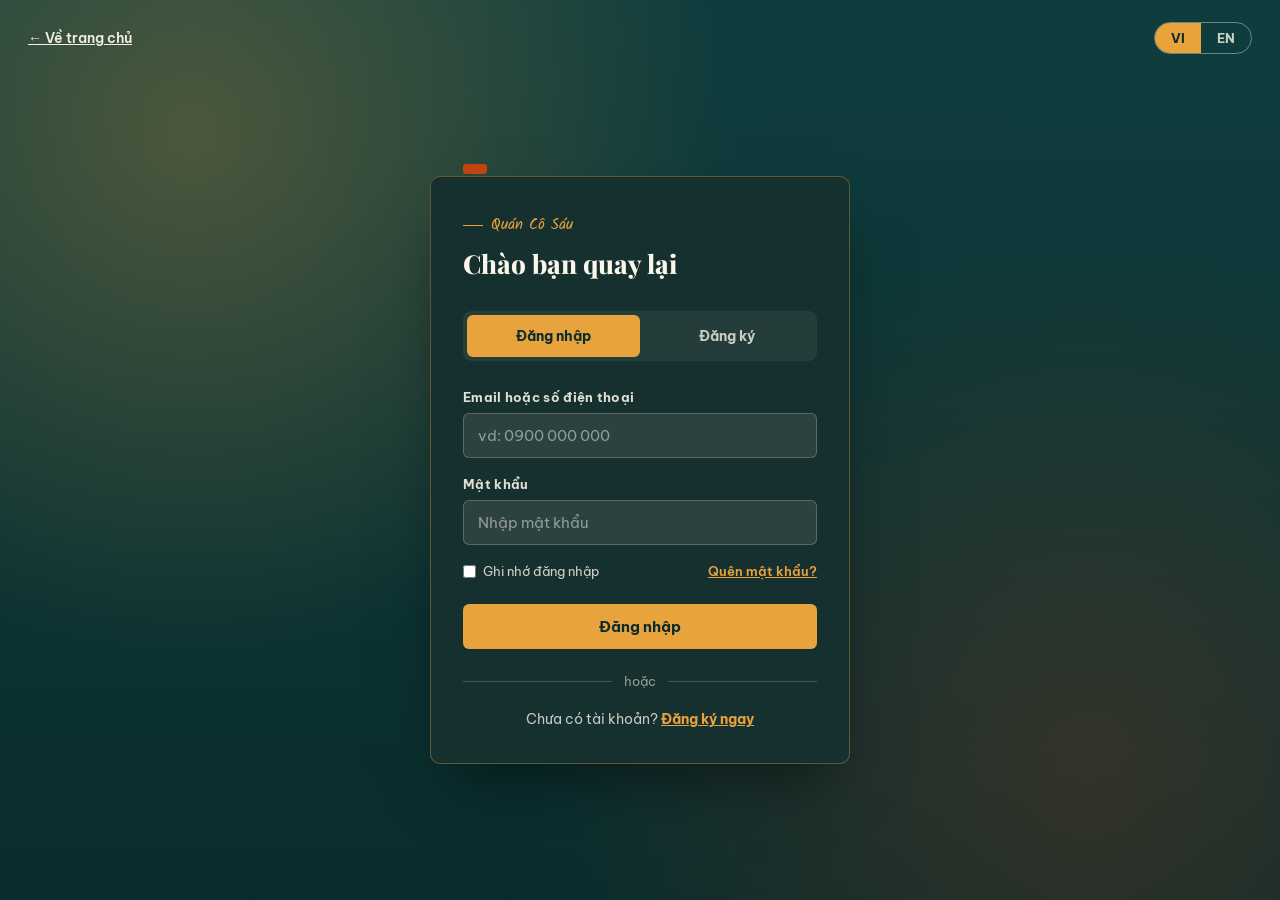
<file: dang-nhap.html>
<!DOCTYPE html>
<html lang="vi">
<head>
<meta charset="UTF-8">
<meta name="viewport" content="width=device-width, initial-scale=1.0">
<title>Đăng nhập / Đăng ký — Quán Cô Sáu</title>
<link rel="preconnect" href="https://fonts.googleapis.com">
<link href="https://fonts.googleapis.com/css2?family=Be+Vietnam+Pro:wght@400;500;600;700&family=Playfair+Display:ital,wght@0,600;0,700;0,800;1,600&family=Kalam:wght@400;700&display=swap" rel="stylesheet">
<link rel="stylesheet" href="style.css">
<style>
  /* Định nghĩa lại biến màu ngay trong trang này,
     để trang vẫn hiển thị đúng màu dù style.css lỗi hoặc chưa load kịp */
  :root{
    --night: #0F3D3E;
    --night-deep: #0A2C2D;
    --rice: #FAF6EA;
    --turmeric: #E8A33D;
    --chili: #C1440E;
    --charcoal: #241F1B;
  }
  html,body{
    background:var(--night-deep);
    margin:0;
  }

  /* ---------- Trang đăng nhập / đăng ký ---------- */
  .auth-page{
    min-height:100vh;
    display:flex;flex-direction:column;
    background:
      radial-gradient(circle at 15% 15%, rgba(232,163,61,0.28), transparent 40%),
      radial-gradient(circle at 85% 85%, rgba(193,68,14,0.22), transparent 40%),
      linear-gradient(180deg, var(--night) 0%, var(--night-deep) 100%);
  }
  .auth-top{
    display:flex;align-items:center;justify-content:space-between;
    padding:22px 28px;
  }
  .auth-back{
    display:flex;align-items:center;gap:8px;
    color:var(--rice);font-size:14px;font-weight:600;
    opacity:0.95;
  }
  .auth-back:hover{opacity:1;}
  .lang-switch{
    display:flex;border:1.5px solid rgba(250,246,234,0.4);
    border-radius:20px;overflow:hidden;
  }
  .lang-switch button{
    background:none;border:none;color:rgba(250,246,234,0.8);
    font-size:13px;font-weight:700;padding:7px 16px;cursor:pointer;
    font-family:'Be Vietnam Pro',sans-serif;transition:background .2s ease,color .2s ease;
  }
  .lang-switch button.active{background:var(--turmeric);color:var(--night-deep);}

  .auth-wrap{
    flex:1;display:flex;align-items:center;justify-content:center;
    padding:24px 20px 60px;
  }
  .auth-card{
    width:100%;max-width:420px;
    background:#16302f;
    border:1px solid rgba(232,163,61,0.35);
    border-radius:10px;
    padding:36px 32px 32px;
    position:relative;
    box-shadow:0 30px 60px -20px rgba(0,0,0,0.5);
  }
  .auth-card:before{
    content:"";position:absolute;top:-13px;left:32px;
    background:var(--chili);color:var(--rice);
    font-size:11.5px;font-weight:700;letter-spacing:1.5px;
    padding:5px 12px;border-radius:3px;
  }
  .auth-eyebrow{
    font-family:'Kalam',cursive;color:var(--turmeric);font-size:15px;
    display:flex;align-items:center;gap:8px;margin-bottom:6px;
  }
  .auth-eyebrow:before{content:"";width:20px;height:1px;background:var(--turmeric);display:inline-block;}
  .auth-title{
    font-family:'Playfair Display',serif;font-weight:800;font-size:26px;
    color:var(--rice);margin-bottom:26px;
  }

  .auth-tabs{
    display:flex;background:rgba(250,246,234,0.06);
    border-radius:8px;padding:4px;margin-bottom:26px;
  }
  .auth-tab{
    flex:1;text-align:center;padding:10px 0;border-radius:6px;
    font-size:14px;font-weight:700;color:rgba(250,246,234,0.78);
    cursor:pointer;transition:background .2s ease,color .2s ease;
    font-family:'Be Vietnam Pro',sans-serif;
  }
  .auth-tab.active{background:var(--turmeric);color:var(--night-deep);}

  .auth-form{display:none;flex-direction:column;gap:16px;}
  .auth-form.active{display:flex;}

  .field{display:flex;flex-direction:column;gap:6px;}
  .field label{
    font-size:12.5px;font-weight:700;color:rgba(250,246,234,0.88);
    letter-spacing:0.3px;
  }
  .field input{
    background:rgba(250,246,234,0.09);
    border:1.5px solid rgba(250,246,234,0.22);
    border-radius:6px;padding:12px 14px;
    color:var(--rice);font-size:14.5px;
    font-family:'Be Vietnam Pro',sans-serif;
    outline:none;transition:border-color .2s ease, background .2s ease;
  }
  .field input::placeholder{color:rgba(250,246,234,0.5);}
  .field input:focus{
    border-color:var(--turmeric);
    background:rgba(250,246,234,0.12);
  }

  .field-row{display:flex;justify-content:space-between;align-items:center;font-size:13px;}
  .remember{display:flex;align-items:center;gap:7px;color:rgba(250,246,234,0.82);}
  .remember input{accent-color:var(--turmeric);}
  .forgot-link{color:var(--turmeric);font-weight:600;}
  .forgot-link:hover{text-decoration:underline;}

  .auth-submit{
    margin-top:6px;padding:13px 0;border-radius:6px;border:none;
    background:var(--turmeric);color:var(--night-deep);
    font-weight:700;font-size:15px;cursor:pointer;
    font-family:'Be Vietnam Pro',sans-serif;
    transition:transform .15s ease, background .2s ease;
  }
  .auth-submit:hover{transform:translateY(-1px);background:#f0b558;}

  .auth-divider{
    display:flex;align-items:center;gap:12px;margin:22px 0 18px;
    color:rgba(250,246,234,0.55);font-size:12.5px;
  }
  .auth-divider:before,.auth-divider:after{
    content:"";flex:1;height:1px;background:rgba(250,246,234,0.2);
  }

  .auth-alt{
    text-align:center;font-size:13.5px;color:rgba(250,246,234,0.78);
  }
  .auth-alt a{color:var(--turmeric);font-weight:700;}
  .auth-alt a:hover{text-decoration:underline;}

  .terms{
    font-size:12px;color:rgba(250,246,234,0.62);line-height:1.5;
    margin-top:2px;
  }
  .terms a{color:var(--turmeric);font-weight:600;}

  @media(max-width:480px){
    .auth-card{padding:28px 22px 26px;}
    .auth-title{font-size:22px;}
  }

  /* ---------- Hiệu ứng thành công ---------- */
  .success-overlay{
    position:fixed;inset:0;z-index:100;
    background:rgba(10,44,45,0.72);
    backdrop-filter:blur(3px);
    display:flex;align-items:center;justify-content:center;
    opacity:0;pointer-events:none;
    transition:opacity .35s ease;
  }
  .success-overlay.show{opacity:1;pointer-events:auto;}

  .success-box{
    background:#16302f;
    border:1px solid rgba(232,163,61,0.4);
    border-radius:14px;
    padding:40px 36px 34px;
    width:100%;max-width:340px;
    text-align:center;
    box-shadow:0 30px 70px -20px rgba(0,0,0,0.6);
    transform:translateY(14px) scale(0.96);
    opacity:0;
    transition:transform .4s cubic-bezier(.2,.9,.3,1.3), opacity .35s ease;
  }
  .success-overlay.show .success-box{
    transform:translateY(0) scale(1);
    opacity:1;
  }

  .success-ring-wrap{
    position:relative;width:92px;height:92px;margin:0 auto 22px;
  }
  .success-glow{
    position:absolute;inset:-14px;border-radius:50%;
    background:radial-gradient(circle, rgba(232,163,61,0.45), transparent 70%);
    opacity:0;
    animation:glowPop .7s ease-out .15s forwards;
  }
  @keyframes glowPop{
    0%{opacity:0;transform:scale(0.6);}
    60%{opacity:1;}
    100%{opacity:0.55;transform:scale(1);}
  }
  .success-check{position:relative;width:92px;height:92px;}
  .success-check circle{
    fill:none;stroke:var(--turmeric);stroke-width:4;
    stroke-linecap:round;
    stroke-dasharray:270;stroke-dashoffset:270;
    transform-origin:center;transform:rotate(-90deg);
    animation:circleDraw .55s ease-out forwards;
  }
  .success-check path{
    fill:none;stroke:var(--turmeric);stroke-width:5;
    stroke-linecap:round;stroke-linejoin:round;
    stroke-dasharray:40;stroke-dashoffset:40;
    animation:checkDraw .35s ease-out .5s forwards;
  }
  @keyframes circleDraw{ to{ stroke-dashoffset:0; } }
  @keyframes checkDraw{ to{ stroke-dashoffset:0; } }

  .success-title{
    font-family:'Playfair Display',serif;font-weight:800;
    font-size:21px;color:var(--rice);margin-bottom:8px;
    opacity:0;animation:fadeUp .4s ease-out .55s forwards;
  }
  .success-msg{
    font-size:13.5px;color:rgba(250,246,234,0.75);
    margin-bottom:24px;line-height:1.55;
    opacity:0;animation:fadeUp .4s ease-out .65s forwards;
  }
  .success-btn{
    padding:11px 28px;border-radius:6px;border:none;
    background:var(--turmeric);color:var(--night-deep);
    font-weight:700;font-size:14px;cursor:pointer;
    font-family:'Be Vietnam Pro',sans-serif;
    opacity:0;animation:fadeUp .4s ease-out .75s forwards;
    transition:transform .15s ease, background .2s ease;
  }
  .success-btn:hover{transform:translateY(-1px);background:#f0b558;}

  @keyframes fadeUp{
    from{opacity:0;transform:translateY(6px);}
    to{opacity:1;transform:translateY(0);}
  }

  /* các đốm sáng nhỏ bay lên như đèn lồng, thêm phần sinh động */
  .spark{
    position:absolute;bottom:14px;
    width:5px;height:5px;border-radius:50%;
    background:var(--turmeric);
    opacity:0;
    animation:sparkFloat 1.1s ease-out forwards;
  }
  @keyframes sparkFloat{
    0%{opacity:0;transform:translateY(0) scale(0.6);}
    15%{opacity:1;}
    100%{opacity:0;transform:translateY(-70px) scale(1);}
  }
</style>
</head>
<body>

<div class="auth-page">
  <div class="auth-top">
    <a href="index.html" class="auth-back" data-i18n="back">← Về trang chủ</a>
    <div class="lang-switch">
      <button type="button" class="active" data-lang-btn="vi">VI</button>
      <button type="button" data-lang-btn="en">EN</button>
    </div>
  </div>

  <div class="auth-wrap">
    <div class="auth-card">
      <div class="auth-eyebrow" data-i18n="eyebrow">Quán Cô Sáu</div>
      <h1 class="auth-title" data-i18n="title">Chào bạn quay lại</h1>

      <div class="auth-tabs">
        <div class="auth-tab active" data-tab="login" data-i18n="tabLogin">Đăng nhập</div>
        <div class="auth-tab" data-tab="register" data-i18n="tabRegister">Đăng ký</div>
      </div>

      <!-- FORM ĐĂNG NHẬP -->
      <form class="auth-form active" id="form-login" data-form="login">
        <div class="field">
          <label data-i18n="labelEmailOrPhone">Email hoặc số điện thoại</label>
          <input type="text" placeholder="vd: 0900 000 000" data-i18n-placeholder="phEmailOrPhone" required>
        </div>
        <div class="field">
          <label data-i18n="labelPassword">Mật khẩu</label>
          <input type="password" placeholder="Nhập mật khẩu" data-i18n-placeholder="phPassword" required>
        </div>
        <div class="field-row">
          <label class="remember">
            <input type="checkbox">
            <span data-i18n="remember">Ghi nhớ đăng nhập</span>
          </label>
          <a href="#" class="forgot-link" data-i18n="forgot">Quên mật khẩu?</a>
        </div>
        <button type="submit" class="auth-submit" data-i18n="btnLogin">Đăng nhập</button>
      </form>

      <!-- FORM ĐĂNG KÝ -->
      <form class="auth-form" id="form-register" data-form="register">
        <div class="field">
          <label data-i18n="labelName">Họ và tên</label>
          <input type="text" placeholder="Nguyễn Văn A" data-i18n-placeholder="phName" required>
        </div>
        <div class="field">
          <label data-i18n="labelPhone">Số điện thoại</label>
          <input type="tel" placeholder="0900 000 000" data-i18n-placeholder="phPhone" required>
        </div>
        <div class="field">
          <label data-i18n="labelEmail">Email</label>
          <input type="email" placeholder="ban@email.com" data-i18n-placeholder="phEmail" required>
        </div>
        <div class="field">
          <label data-i18n="labelPassword">Mật khẩu</label>
          <input type="password" placeholder="Tối thiểu 6 ký tự" data-i18n-placeholder="phPasswordNew" required>
        </div>
        <div class="field">
          <label data-i18n="labelConfirm">Nhập lại mật khẩu</label>
          <input type="password" placeholder="Nhập lại mật khẩu" data-i18n-placeholder="phConfirm" required>
        </div>
        <p class="terms" data-i18n="terms">Bằng việc đăng ký, bạn đồng ý với <a href="#">Điều khoản dịch vụ</a> của quán.</p>
        <button type="submit" class="auth-submit" data-i18n="btnRegister">Tạo tài khoản</button>
      </form>

      <div class="auth-divider" data-i18n="orDivider">hoặc</div>
      <p class="auth-alt" id="alt-text" data-i18n="altLoginPrompt">
        Chưa có tài khoản? <a href="#" id="switch-link" data-i18n="altLoginLink">Đăng ký ngay</a>
      </p>
    </div>
  </div>

  <!-- Popup hiệu ứng thành công -->
  <div class="success-overlay" id="success-overlay">
    <div class="success-box">
      <div class="success-ring-wrap" id="spark-host">
        <div class="success-glow"></div>
        <svg class="success-check" viewBox="0 0 92 92">
          <circle cx="46" cy="46" r="40"></circle>
          <path d="M30 47 L41 58 L64 33"></path>
        </svg>
      </div>
      <div class="success-title" id="success-title">Đăng nhập thành công!</div>
      <div class="success-msg" id="success-msg">Chào mừng bạn quay lại Quán Cô Sáu.</div>
      <button class="success-btn" id="success-btn">Tiếp tục</button>
    </div>
  </div>
</div>

<script>
  // ---------- Chuyển tab Đăng nhập / Đăng ký ----------
  const tabs = document.querySelectorAll('.auth-tab');
  const forms = document.querySelectorAll('.auth-form');
  const altText = document.getElementById('alt-text');
  const switchLink = document.getElementById('switch-link');

  function setActiveTab(name){
    tabs.forEach(t => t.classList.toggle('active', t.dataset.tab === name));
    forms.forEach(f => f.classList.toggle('active', f.dataset.form === name));
    updateAltPrompt(name);
  }

  tabs.forEach(tab => {
    tab.addEventListener('click', () => setActiveTab(tab.dataset.tab));
  });

  switchLink.addEventListener('click', (e) => {
    e.preventDefault();
    const current = document.querySelector('.auth-tab.active').dataset.tab;
    setActiveTab(current === 'login' ? 'register' : 'login');
  });

  function updateAltPrompt(name){
    const t = translations[currentLang];
    if(name === 'login'){
      altText.childNodes[0].textContent = t.altRegisterPrompt + ' ';
      switchLink.textContent = t.altRegisterLink;
    } else {
      altText.childNodes[0].textContent = t.altLoginPrompt + ' ';
      switchLink.textContent = t.altLoginLink;
    }
  }

  // ---------- Popup hiệu ứng thành công ----------
  const overlay = document.getElementById('success-overlay');
  const successTitle = document.getElementById('success-title');
  const successMsg = document.getElementById('success-msg');
  const successBtn = document.getElementById('success-btn');
  const sparkHost = document.getElementById('spark-host');

  const successCopy = {
    vi:{
      login:{ title:"Đăng nhập thành công!", msg:"Chào mừng bạn quay lại Quán Cô Sáu.", btn:"Tiếp tục" },
      register:{ title:"Tạo tài khoản thành công!", msg:"Cảm ơn bạn đã đăng ký cùng Quán Cô Sáu.", btn:"Tiếp tục" }
    },
    en:{
      login:{ title:"Login successful!", msg:"Welcome back to Quán Cô Sáu.", btn:"Continue" },
      register:{ title:"Account created!", msg:"Thanks for signing up with Quán Cô Sáu.", btn:"Continue" }
    }
  };

  function spawnSparks(){
    sparkHost.querySelectorAll('.spark').forEach(s=>s.remove());
    for(let i=0;i<10;i++){
      const s = document.createElement('div');
      s.className = 'spark';
      const angle = (Math.random()-0.5)*70;
      s.style.left = (44 + Math.random()*10 - 5) + 'px';
      s.style.transform = `rotate(${angle}deg)`;
      s.style.animationDelay = (Math.random()*0.25) + 's';
      sparkHost.appendChild(s);
    }
  }

  function showSuccess(kind){
    const c = successCopy[currentLang][kind];
    successTitle.textContent = c.title;
    successMsg.textContent = c.msg;
    successBtn.textContent = c.btn;
    // reset animation bằng cách ép reflow
    overlay.classList.remove('show');
    void overlay.offsetWidth;
    spawnSparks();
    overlay.classList.add('show');
  }

  function hideSuccess(){
    overlay.classList.remove('show');
  }

  successBtn.addEventListener('click', hideSuccess);
  overlay.addEventListener('click', (e)=>{
    if(e.target === overlay) hideSuccess();
  });

  // Chặn submit thật (đây là bản giao diện demo, chưa nối máy chủ)
  document.querySelectorAll('form').forEach(f=>{
    f.addEventListener('submit', e=>{
      e.preventDefault();
      showSuccess(f.dataset.form === 'register' ? 'register' : 'login');
    });
  });

  // ---------- Chuyển ngôn ngữ VI / EN ----------
  const translations = {
    vi: {
      back:"← Về trang chủ",
      eyebrow:"Quán Cô Sáu",
      title:"Chào bạn quay lại",
      tabLogin:"Đăng nhập",
      tabRegister:"Đăng ký",
      labelEmailOrPhone:"Email hoặc số điện thoại",
      phEmailOrPhone:"vd: 0900 000 000",
      labelPassword:"Mật khẩu",
      phPassword:"Nhập mật khẩu",
      remember:"Ghi nhớ đăng nhập",
      forgot:"Quên mật khẩu?",
      btnLogin:"Đăng nhập",
      labelName:"Họ và tên",
      phName:"Nguyễn Văn A",
      labelPhone:"Số điện thoại",
      phPhone:"0900 000 000",
      labelEmail:"Email",
      phEmail:"ban@email.com",
      phPasswordNew:"Tối thiểu 6 ký tự",
      labelConfirm:"Nhập lại mật khẩu",
      phConfirm:"Nhập lại mật khẩu",
      terms:'Bằng việc đăng ký, bạn đồng ý với <a href="#">Điều khoản dịch vụ</a> của quán.',
      btnRegister:"Tạo tài khoản",
      orDivider:"hoặc",
      altLoginPrompt:"Chưa có tài khoản?",
      altLoginLink:"Đăng ký ngay",
      altRegisterPrompt:"Đã có tài khoản?",
      altRegisterLink:"Đăng nhập"
    },
    en: {
      back:"← Back to home",
      eyebrow:"Quán Cô Sáu",
      title:"Welcome back",
      tabLogin:"Log in",
      tabRegister:"Sign up",
      labelEmailOrPhone:"Email or phone number",
      phEmailOrPhone:"e.g. 0900 000 000",
      labelPassword:"Password",
      phPassword:"Enter your password",
      remember:"Remember me",
      forgot:"Forgot password?",
      btnLogin:"Log in",
      labelName:"Full name",
      phName:"John Doe",
      labelPhone:"Phone number",
      phPhone:"0900 000 000",
      labelEmail:"Email",
      phEmail:"you@email.com",
      phPasswordNew:"At least 6 characters",
      labelConfirm:"Confirm password",
      phConfirm:"Re-enter password",
      terms:'By signing up, you agree to our <a href="#">Terms of Service</a>.',
      btnRegister:"Create account",
      orDivider:"or",
      altLoginPrompt:"Don't have an account?",
      altLoginLink:"Sign up",
      altRegisterPrompt:"Already have an account?",
      altRegisterLink:"Log in"
    }
  };

  let currentLang = 'vi';
  const langButtons = document.querySelectorAll('[data-lang-btn]');

  function applyLanguage(lang){
    currentLang = lang;
    const t = translations[lang];
    document.documentElement.lang = lang;

    document.querySelectorAll('[data-i18n]').forEach(el=>{
      const key = el.getAttribute('data-i18n');
      if(t[key] === undefined) return;
      if(el.id === 'alt-text'){
        // giữ nguyên thẻ <a> bên trong, chỉ đổi phần chữ text node đầu
        el.childNodes[0].textContent = (document.querySelector('.auth-tab.active').dataset.tab === 'login'
          ? t.altRegisterPrompt : t.altLoginPrompt) + ' ';
      } else if(el.tagName === 'P' && el.querySelector('a')){
        el.innerHTML = t[key];
      } else {
        el.textContent = t[key];
      }
    });

    document.querySelectorAll('[data-i18n-placeholder]').forEach(el=>{
      const key = el.getAttribute('data-i18n-placeholder');
      if(t[key] !== undefined) el.placeholder = t[key];
    });

    switchLink.textContent = document.querySelector('.auth-tab.active').dataset.tab === 'login'
      ? t.altRegisterLink : t.altLoginLink;

    langButtons.forEach(b => b.classList.toggle('active', b.dataset.langBtn === lang));

    // nếu popup thành công đang mở, cập nhật lại chữ theo ngôn ngữ mới
    if(overlay && overlay.classList.contains('show')){
      const activeKind = document.querySelector('.auth-tab.active').dataset.tab === 'register' ? 'register' : 'login';
      const c = successCopy[lang][activeKind];
      successTitle.textContent = c.title;
      successMsg.textContent = c.msg;
      successBtn.textContent = c.btn;
    }
  }

  langButtons.forEach(btn=>{
    btn.addEventListener('click', ()=> applyLanguage(btn.dataset.langBtn));
  });
</script>

</body>
</html>
</file>
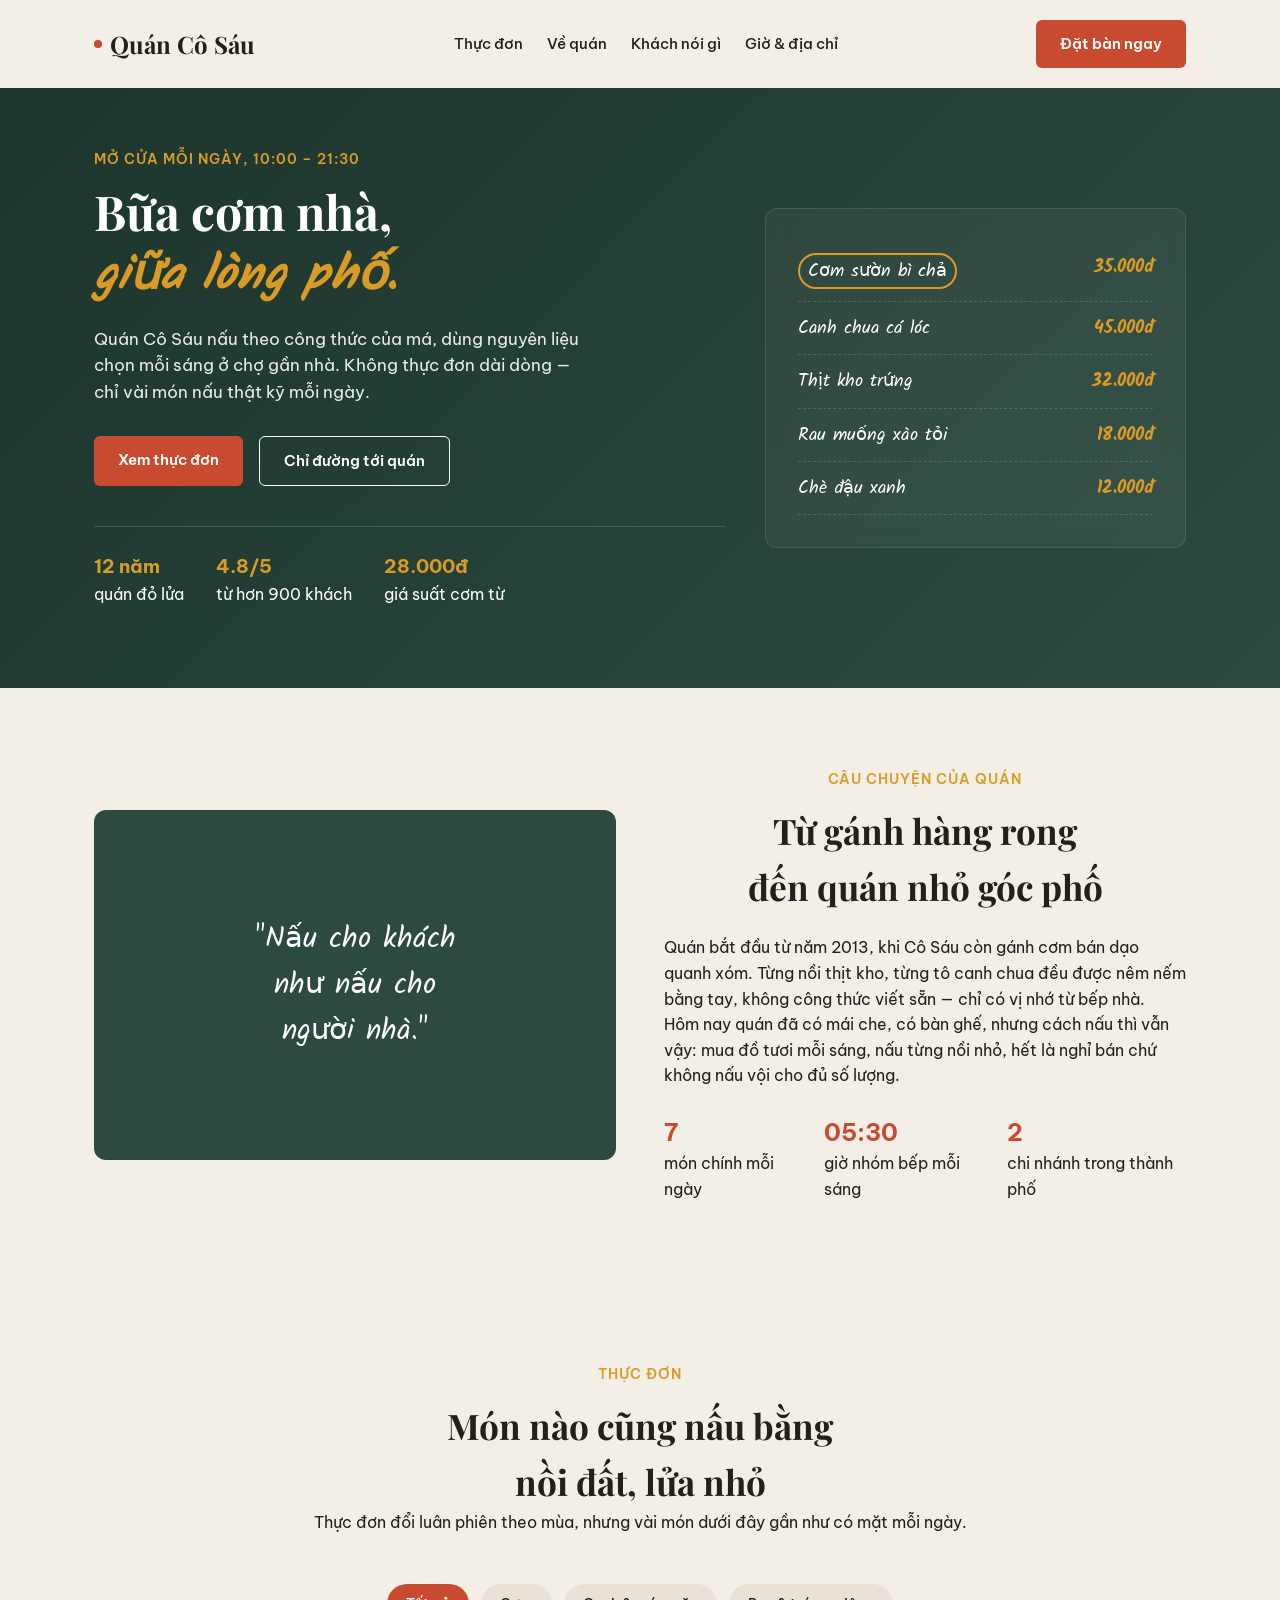
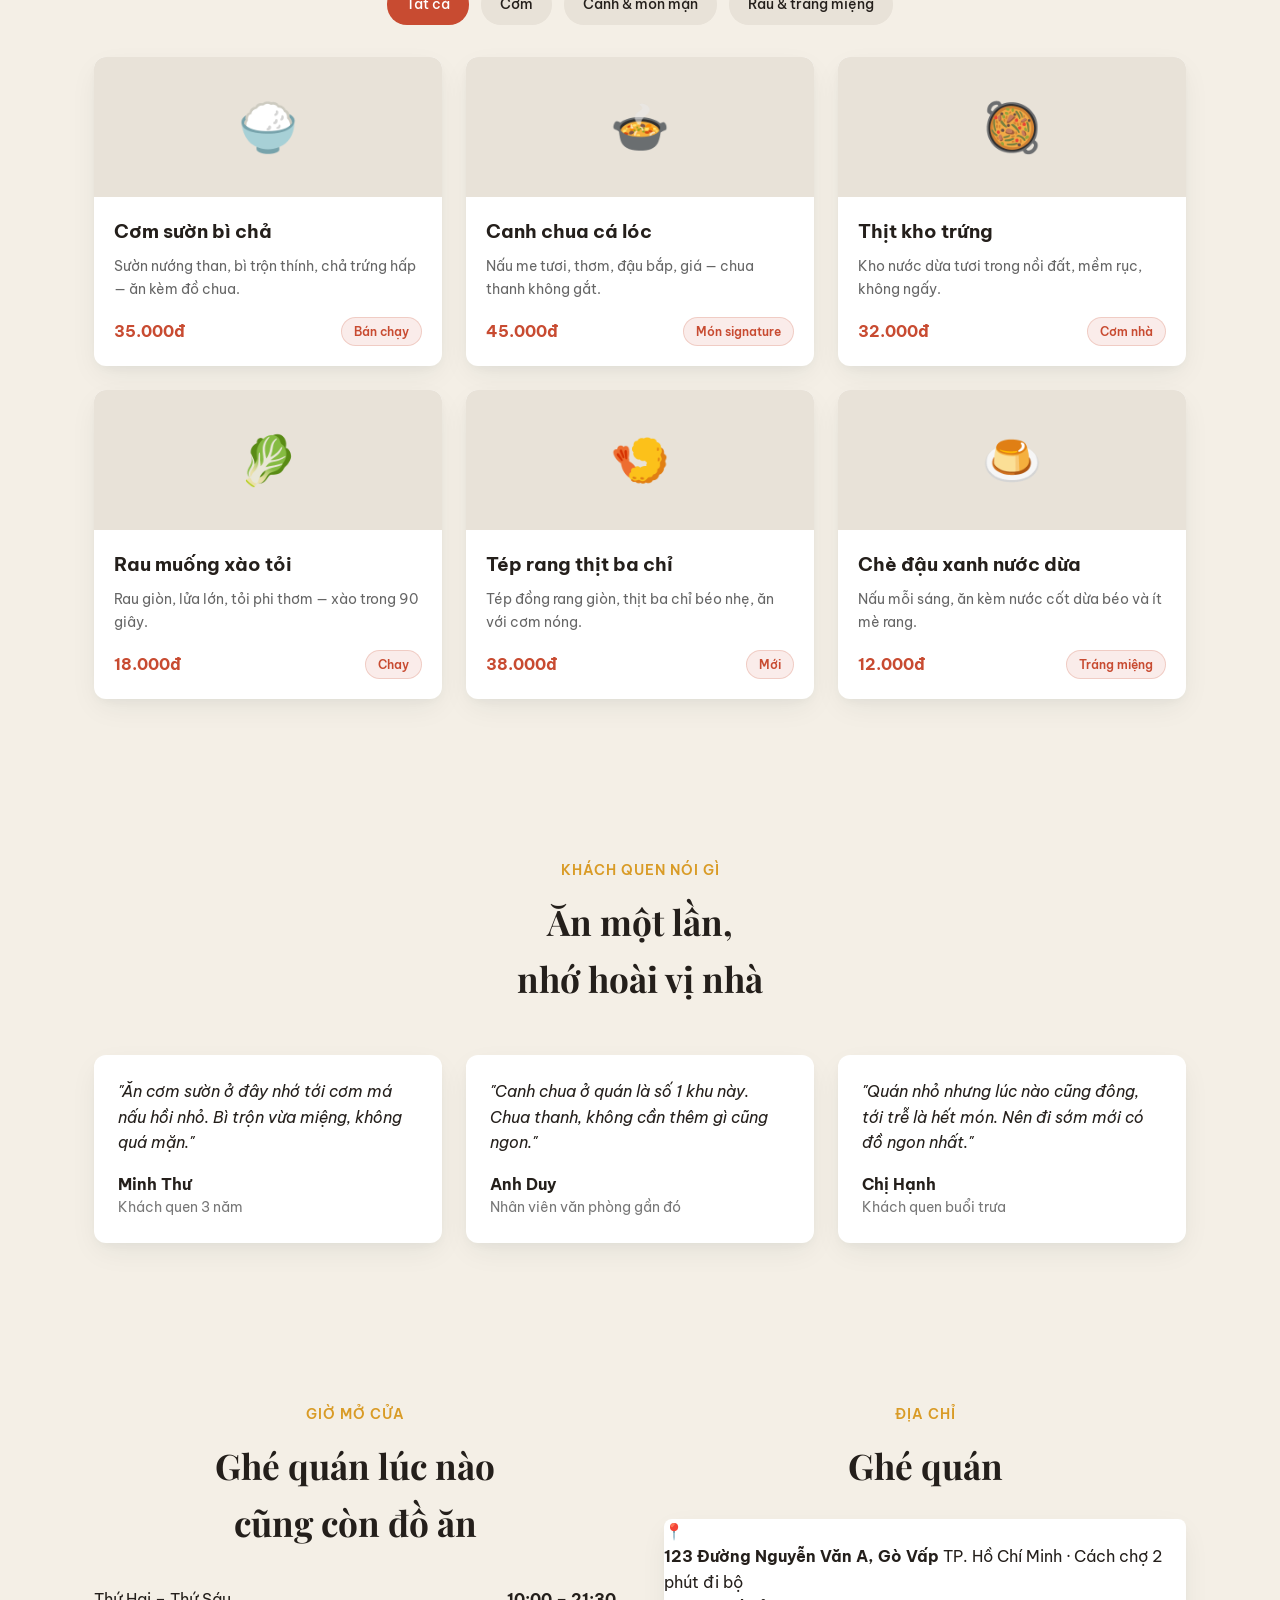
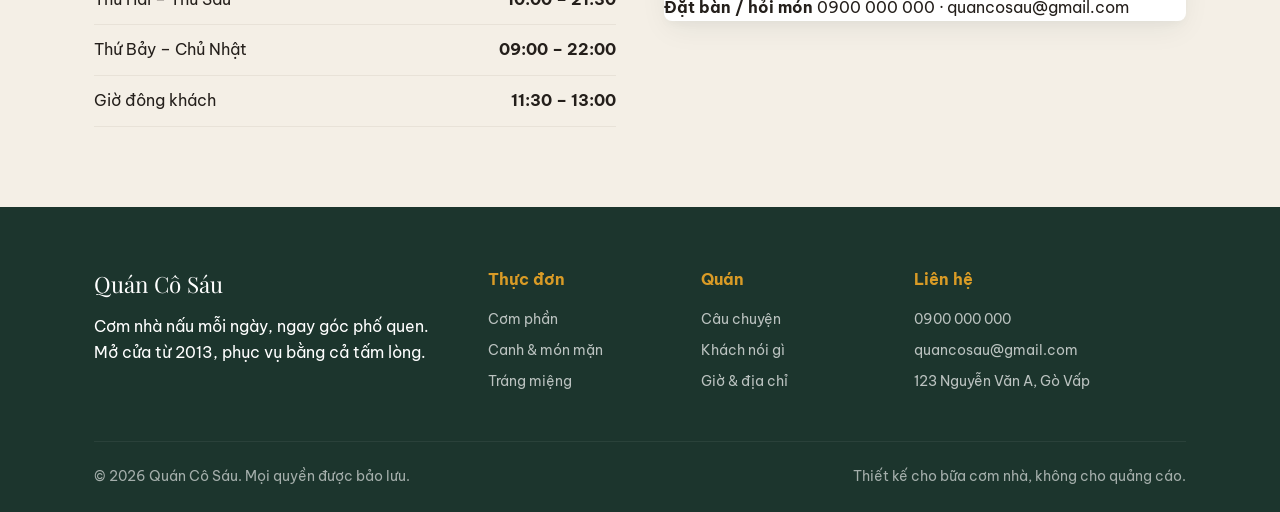
<file: trangchu.html>
<!DOCTYPE html>
<html lang="vi">
<head>
<meta charset="UTF-8">
<meta name="viewport" content="width=device-width, initial-scale=1.0">
<title>Quán Cô Sáu — Cơm nhà giữa lòng phố</title>
<link rel="preconnect" href="https://fonts.googleapis.com">
<link href="https://fonts.googleapis.com/css2?family=Be+Vietnam+Pro:wght@400;500;600;700&family=Playfair+Display:ital,wght@0,600;0,700;0,800;1,600&family=Kalam:wght@400;700&display=swap" rel="stylesheet">
<link rel="stylesheet" href="style.css">

</head>
<body>

<header>
  <nav class="nav">
    <div class="logo"><span class="dot"></span>Quán Cô Sáu</div>
    <div class="nav-links">
      <a href="#thuc-don">Thực đơn</a>
      <a href="#ve-chung-toi">Về quán</a>
      <a href="#danh-gia">Khách nói gì</a>
      <a href="#gio-mo-cua">Giờ &amp; địa chỉ</a>
    </div>
    <a href="tel:0900000000" class="btn btn-primary">Đặt bàn ngay</a>
  </nav>
</header>

<section class="hero">
  <div class="wrap">
    <div>
      <div class="eyebrow">Mở cửa mỗi ngày, 10:00 – 21:30</div>
      <h1>Bữa cơm nhà,<br><em>giữa lòng phố.</em></h1>
      <p class="lead">Quán Cô Sáu nấu theo công thức của má, dùng nguyên liệu chọn mỗi sáng ở chợ gần nhà. Không thực đơn dài dòng — chỉ vài món nấu thật kỹ mỗi ngày.</p>
      <div class="hero-ctas">
        <a href="#thuc-don" class="btn btn-primary">Xem thực đơn</a>
        <a href="#gio-mo-cua" class="btn btn-outline">Chỉ đường tới quán</a>
      </div>
      <div class="hero-meta">
        <div><strong>12 năm</strong>quán đỏ lửa</div>
        <div><strong>4.8/5</strong>từ hơn 900 khách</div>
        <div><strong>28.000đ</strong>giá suất cơm từ</div>
      </div>
    </div>

    <div class="board">
      <ul>
        <li class="circled"><span>Cơm sườn bì chả</span><span class="price">35.000đ</span></li>
        <li><span>Canh chua cá lóc</span><span class="price">45.000đ</span></li>
        <li><span>Thịt kho trứng</span><span class="price">32.000đ</span></li>
        <li><span>Rau muống xào tỏi</span><span class="price">18.000đ</span></li>
        <li><span>Chè đậu xanh</span><span class="price">12.000đ</span></li>
      </ul>
    </div>
  </div>
</section>

<section class="about" id="ve-chung-toi">
  <div class="wrap">
    <div class="about-visual">
      <span>"Nấu cho khách<br>như nấu cho<br>người nhà."</span>
    </div>
    <div class="about-copy">
      <div class="section-head" style="margin-bottom:20px;">
        <div class="eyebrow">Câu chuyện của quán</div>
        <h2>Từ gánh hàng rong<br>đến quán nhỏ góc phố</h2>
      </div>
      <p>Quán bắt đầu từ năm 2013, khi Cô Sáu còn gánh cơm bán dạo quanh xóm. Từng nồi thịt kho, từng tô canh chua đều được nêm nếm bằng tay, không công thức viết sẵn — chỉ có vị nhớ từ bếp nhà.</p>
      <p>Hôm nay quán đã có mái che, có bàn ghế, nhưng cách nấu thì vẫn vậy: mua đồ tươi mỗi sáng, nấu từng nồi nhỏ, hết là nghỉ bán chứ không nấu vội cho đủ số lượng.</p>
      <div class="stat-row">
        <div><strong>7</strong>món chính mỗi ngày</div>
        <div><strong>05:30</strong>giờ nhóm bếp mỗi sáng</div>
        <div><strong>2</strong>chi nhánh trong thành phố</div>
      </div>
    </div>
  </div>
</section>

<section class="menu-section" id="thuc-don">
  <div class="wrap">
    <div class="section-head">
      <div class="eyebrow">Thực đơn</div>
      <h2>Món nào cũng nấu bằng<br>nồi đất, lửa nhỏ</h2>
      <p>Thực đơn đổi luân phiên theo mùa, nhưng vài món dưới đây gần như có mặt mỗi ngày.</p>
    </div>
    <div class="tabs">
      <span class="tab active">Tất cả</span>
      <span class="tab">Cơm</span>
      <span class="tab">Canh &amp; món mặn</span>
      <span class="tab">Rau &amp; tráng miệng</span>
    </div>
    <div class="dish-grid">
      <div class="dish-card">
        <div class="dish-img c1">🍚</div>
        <div class="dish-body">
          <h3>Cơm sườn bì chả</h3>
          <p>Sườn nướng than, bì trộn thính, chả trứng hấp — ăn kèm đồ chua.</p>
          <div class="dish-foot"><span class="price">35.000đ</span><span class="tag">Bán chạy</span></div>
        </div>
      </div>
      <div class="dish-card">
        <div class="dish-img c2">🍲</div>
        <div class="dish-body">
          <h3>Canh chua cá lóc</h3>
          <p>Nấu me tươi, thơm, đậu bắp, giá — chua thanh không gắt.</p>
          <div class="dish-foot"><span class="price">45.000đ</span><span class="tag">Món signature</span></div>
        </div>
      </div>
      <div class="dish-card">
        <div class="dish-img c3">🥘</div>
        <div class="dish-body">
          <h3>Thịt kho trứng</h3>
          <p>Kho nước dừa tươi trong nồi đất, mềm rục, không ngấy.</p>
          <div class="dish-foot"><span class="price">32.000đ</span><span class="tag">Cơm nhà</span></div>
        </div>
      </div>
      <div class="dish-card">
        <div class="dish-img c4">🥬</div>
        <div class="dish-body">
          <h3>Rau muống xào tỏi</h3>
          <p>Rau giòn, lửa lớn, tỏi phi thơm — xào trong 90 giây.</p>
          <div class="dish-foot"><span class="price">18.000đ</span><span class="tag">Chay</span></div>
        </div>
      </div>
      <div class="dish-card">
        <div class="dish-img c5">🍤</div>
        <div class="dish-body">
          <h3>Tép rang thịt ba chỉ</h3>
          <p>Tép đồng rang giòn, thịt ba chỉ béo nhẹ, ăn với cơm nóng.</p>
          <div class="dish-foot"><span class="price">38.000đ</span><span class="tag">Mới</span></div>
        </div>
      </div>
      <div class="dish-card">
        <div class="dish-img c6">🍮</div>
        <div class="dish-body">
          <h3>Chè đậu xanh nước dừa</h3>
          <p>Nấu mỗi sáng, ăn kèm nước cốt dừa béo và ít mè rang.</p>
          <div class="dish-foot"><span class="price">12.000đ</span><span class="tag">Tráng miệng</span></div>
        </div>
      </div>
    </div>
  </div>
</section>

<section class="testi" id="danh-gia">
  <div class="wrap">
    <div class="section-head">
      <div class="eyebrow">Khách quen nói gì</div>
      <h2>Ăn một lần,<br>nhớ hoài vị nhà</h2>
    </div>
    <div class="testi-grid">
      <div class="testi-card">
        <p class="quote">"Ăn cơm sườn ở đây nhớ tới cơm má nấu hồi nhỏ. Bì trộn vừa miệng, không quá mặn."</p>
        <div class="testi-name">Minh Thư</div>
        <div class="testi-role">Khách quen 3 năm</div>
      </div>
      <div class="testi-card">
        <p class="quote">"Canh chua ở quán là số 1 khu này. Chua thanh, không cần thêm gì cũng ngon."</p>
        <div class="testi-name">Anh Duy</div>
        <div class="testi-role">Nhân viên văn phòng gần đó</div>
      </div>
      <div class="testi-card">
        <p class="quote">"Quán nhỏ nhưng lúc nào cũng đông, tới trễ là hết món. Nên đi sớm mới có đồ ngon nhất."</p>
        <div class="testi-name">Chị Hạnh</div>
        <div class="testi-role">Khách quen buổi trưa</div>
      </div>
    </div>
  </div>
</section>

<section class="hours" id="gio-mo-cua">
  <div class="wrap">
    <div>
      <div class="section-head" style="margin-bottom:24px;">
        <div class="eyebrow">Giờ mở cửa</div>
        <h2>Ghé quán lúc nào<br>cũng còn đồ ăn</h2>
      </div>
      <ul class="hours-list">
        <li><span>Thứ Hai – Thứ Sáu</span><strong>10:00 – 21:30</strong></li>
        <li><span>Thứ Bảy – Chủ Nhật</span><strong>09:00 – 22:00</strong></li>
        <li><span>Giờ đông khách</span><strong>11:30 – 13:00</strong></li>
      </ul>
    </div>
    <div>
      <div class="section-head" style="margin-bottom:24px;">
        <div class="eyebrow">Địa chỉ</div>
        <h2>Ghé quán</h2>
      </div>
      <div class="map-box">
        <div class="pin">📍</div>
        <strong>123 Đường Nguyễn Văn A, Gò Vấp</strong>
        <span>TP. Hồ Chí Minh · Cách chợ 2 phút đi bộ</span>
        <br>
        <strong style="margin-top:14px;">Đặt bàn / hỏi món</strong>
        <span>0900 000 000 · quancosau@gmail.com</span>
      </div>
    </div>
  </div>
</section>

<footer>
  <div class="wrap">
    <div class="foot-grid">
      <div>
        <div class="foot-logo">Quán Cô Sáu</div>
        <p>Cơm nhà nấu mỗi ngày, ngay góc phố quen. Mở cửa từ 2013, phục vụ bằng cả tấm lòng.</p>
      </div>
      <div class="foot-col">
        <h4>Thực đơn</h4>
        <a href="#thuc-don">Cơm phần</a>
        <a href="#thuc-don">Canh &amp; món mặn</a>
        <a href="#thuc-don">Tráng miệng</a>
      </div>
      <div class="foot-col">
        <h4>Quán</h4>
        <a href="#ve-chung-toi">Câu chuyện</a>
        <a href="#danh-gia">Khách nói gì</a>
        <a href="#gio-mo-cua">Giờ &amp; địa chỉ</a>
      </div>
      <div class="foot-col">
        <h4>Liên hệ</h4>
        <a href="tel:0900000000">0900 000 000</a>
        <a href="mailto:quancosau@gmail.com">quancosau@gmail.com</a>
        <a href="#">123 Nguyễn Văn A, Gò Vấp</a>
      </div>
    </div>
    <div class="foot-bottom">
      <span>© 2026 Quán Cô Sáu. Mọi quyền được bảo lưu.</span>
      <span>Thiết kế cho bữa cơm nhà, không cho quảng cáo.</span>
    </div>
  </div>
</footer>

</body>
</html>
</file>
<file: style.css>
:root {
  --cream: #f4efe6;
  --dark-green: #1c352d;
  --sage-green: #2d4a3e;
  --chili: #c84b31;
  --amber: #d99b26;
  --charcoal: #241f1b;
  --warm-gray: #e8e2d8;
  --white: #ffffff;
}

* {
  box-sizing: border-box;
  margin: 0;
  padding: 0;
}

body {
  font-family: 'Be Vietnam Pro', sans-serif;
  background-color: var(--cream);
  color: var(--charcoal);
  line-height: 1.6;
}

.wrap {
  max-width: 1140px;
  margin: 0 auto;
  padding: 0 24px;
}

/* Header & Nav */
header {
  position: sticky;
  top: 0;
  background-color: var(--cream);
  z-index: 100;
  transition: box-shadow 0.3s ease;
}

header.scrolled {
  box-shadow: 0 4px 20px rgba(0, 0, 0, 0.08);
}

.nav {
  display: flex;
  align-items: center;
  justify-content: space-between;
  padding: 20px 24px;
  max-width: 1140px;
  margin: 0 auto;
}

.logo {
  font-family: 'Playfair Display', serif;
  font-size: 1.5rem;
  font-weight: 700;
  display: flex;
  align-items: center;
  gap: 8px;
}

.logo .dot {
  width: 8px;
  height: 8px;
  background-color: var(--chili);
  border-radius: 50%;
  display: inline-block;
}

.nav-links {
  display: flex;
  gap: 24px;
  align-items: center;
}

.nav-links a {
  text-decoration: none;
  color: var(--charcoal);
  font-weight: 500;
  font-size: 0.95rem;
  transition: color 0.2s;
}

.nav-links a:hover {
  color: var(--chili);
}

.menu-toggle {
  display: none;
  background: none;
  border: none;
  font-size: 1.5rem;
  cursor: pointer;
}

/* Buttons */
.btn {
  display: inline-block;
  padding: 12px 24px;
  border-radius: 6px;
  text-decoration: none;
  font-weight: 600;
  font-size: 0.95rem;
  transition: all 0.25s ease;
  cursor: pointer;
}

.btn-primary {
  background-color: var(--chili);
  color: var(--white);
}

.btn-primary:hover {
  background-color: #b03e27;
}

.btn-outline {
  border: 1px solid var(--charcoal);
  color: var(--charcoal);
}

.btn-outline:hover {
  background-color: var(--charcoal);
  color: var(--white);
}

/* Hero Section */
.hero {
  padding: 60px 0 80px;
  background: linear-gradient(135deg, #1c352d 0%, #2d4a3e 100%);
  color: var(--white);
}

.hero .wrap {
  display: grid;
  grid-template-columns: 1.2fr 0.8fr;
  gap: 40px;
  align-items: center;
}

.eyebrow {
  color: var(--amber);
  font-weight: 600;
  font-size: 0.9rem;
  text-transform: uppercase;
  letter-spacing: 1px;
  margin-bottom: 12px;
}

.hero h1 {
  font-family: 'Playfair Display', serif;
  font-size: 3rem;
  line-height: 1.2;
  margin-bottom: 20px;
}

.hero h1 em {
  font-style: italic;
  font-family: 'Kalam', cursive;
  color: var(--amber);
}

.hero .lead {
  font-size: 1.05rem;
  opacity: 0.9;
  margin-bottom: 30px;
  max-width: 500px;
}

.hero-ctas {
  display: flex;
  gap: 16px;
  margin-bottom: 40px;
}

.hero-ctas .btn-outline {
  border-color: var(--white);
  color: var(--white);
}

.hero-ctas .btn-outline:hover {
  background-color: var(--white);
  color: var(--dark-green);
}

.hero-meta {
  display: flex;
  gap: 32px;
  border-top: 1px solid rgba(255, 255, 255, 0.15);
  padding-top: 24px;
}

.hero-meta strong {
  display: block;
  font-size: 1.2rem;
  color: var(--amber);
}

/* Menu Board Card */
.board {
  background-color: rgba(255, 255, 255, 0.05);
  border: 1px solid rgba(255, 255, 255, 0.1);
  padding: 32px;
  border-radius: 12px;
  backdrop-filter: blur(10px);
}

.board ul {
  list-style: none;
}

.board li {
  display: flex;
  justify-content: space-between;
  padding: 12px 0;
  border-bottom: 1px dashed rgba(255, 255, 255, 0.15);
  font-family: 'Kalam', cursive;
  font-size: 1.1rem;
}

.board li.circled span:first-child {
  border: 2px solid var(--amber);
  padding: 2px 8px;
  border-radius: 20px;
}

.board .price {
  color: var(--amber);
  font-weight: 700;
}

/* Sections General */
section {
  padding: 80px 0;
}

.section-head {
  text-align: center;
  margin-bottom: 48px;
}

.section-head h2 {
  font-family: 'Playfair Display', serif;
  font-size: 2.2rem;
  margin-top: 8px;
}

/* About Section */
.about .wrap {
  display: grid;
  grid-template-columns: 1fr 1fr;
  gap: 48px;
  align-items: center;
}

.about-visual {
  background-color: var(--sage-green);
  color: var(--white);
  height: 350px;
  border-radius: 12px;
  display: flex;
  align-items: center;
  justify-content: center;
  text-align: center;
  font-family: 'Kalam', cursive;
  font-size: 1.8rem;
}

.stat-row {
  display: flex;
  gap: 24px;
  margin-top: 24px;
}

.stat-row strong {
  display: block;
  font-size: 1.5rem;
  color: var(--chili);
}

/* Menu Dish Grid */
.tabs {
  display: flex;
  justify-content: center;
  gap: 12px;
  margin-bottom: 32px;
}

.tab {
  padding: 8px 18px;
  border-radius: 20px;
  background-color: var(--warm-gray);
  cursor: pointer;
  font-size: 0.9rem;
  font-weight: 500;
}

.tab.active {
  background-color: var(--chili);
  color: var(--white);
}

.dish-grid {
  display: grid;
  grid-template-columns: repeat(auto-fit, minmax(280px, 1fr));
  gap: 24px;
}

.dish-card {
  background-color: var(--white);
  border-radius: 12px;
  overflow: hidden;
  box-shadow: 0 4px 12px rgba(0, 0, 0, 0.05);
}

.dish-img {
  height: 140px;
  background-color: var(--warm-gray);
  display: flex;
  align-items: center;
  justify-content: center;
  font-size: 3rem;
}

.dish-body {
  padding: 20px;
}

.dish-body h3 {
  margin-bottom: 8px;
}

.dish-body p {
  font-size: 0.9rem;
  color: #666;
  margin-bottom: 16px;
}

.dish-foot {
  display: flex;
  justify-content: space-between;
  align-items: center;
}

.dish-foot .price {
  font-weight: 700;
  color: var(--chili);
}

.dish-foot .tag {
  font-size: 0.75rem;
  background-color: var(--warm-gray);
  padding: 4px 8px;
  border-radius: 4px;
}

/* Testimonials */
.testi-grid {
  display: grid;
  grid-template-columns: repeat(auto-fit, minmax(260px, 1fr));
  gap: 24px;
}

.testi-card {
  background-color: var(--white);
  padding: 24px;
  border-radius: 12px;
  box-shadow: 0 4px 12px rgba(0, 0, 0, 0.04);
}

.quote {
  font-style: italic;
  margin-bottom: 16px;
}

.testi-name {
  font-weight: 700;
}

.testi-role {
  font-size: 0.85rem;
  color: #777;
}

/* Hours & Map Section */
.hours .wrap {
  display: grid;
  grid-template-columns: 1fr 1fr;
  gap: 48px;
}

.hours-list {
  list-style: none;
}

.hours-list li {
  display: flex;
  justify-content: space-between;
  padding: 12px 0;
  border-bottom: 1px solid var(--warm-gray);
}

.map-box {
  background-color: var(--white);
  border-radius: 8px;
  overflow: hidden;
  box-shadow: 0 4px 12px rgba(0, 0, 0, 0.05);
}

.map-info {
  padding: 20px;
}

.contact-line {
  display: flex;
  gap: 12px;
  align-items: center;
}

/* Footer */
footer {
  background-color: var(--dark-green);
  color: var(--white);
  padding: 60px 0 24px;
}

.foot-grid {
  display: grid;
  grid-template-columns: 2fr 1fr 1fr 1.5fr;
  gap: 32px;
  margin-bottom: 40px;
}

.foot-logo {
  font-family: 'Playfair Display', serif;
  font-size: 1.4rem;
  margin-bottom: 12px;
}

.foot-col h4 {
  margin-bottom: 16px;
  color: var(--amber);
}

.foot-col a {
  display: block;
  color: rgba(255, 255, 255, 0.7);
  text-decoration: none;
  margin-bottom: 8px;
  font-size: 0.9rem;
}

.foot-col a:hover {
  color: var(--white);
}

.foot-bottom {
  border-top: 1px solid rgba(255, 255, 255, 0.1);
  padding-top: 24px;
  display: flex;
  justify-content: space-between;
  font-size: 0.85rem;
  opacity: 0.6;
}

/* Cụm nút liên hệ nổi góc dưới bên phải (Phone, FB, Zalo) */
.floating-buttons {
  position: fixed;
  bottom: 24px;
  right: 24px;
  display: flex;
  flex-direction: column;
  gap: 12px;
  z-index: 999;
}

.float-btn {
  width: 50px;
  height: 50px;
  border-radius: 50%;
  display: flex;
  align-items: center;
  justify-content: center;
  box-shadow: 0 4px 12px rgba(0, 0, 0, 0.25);
  transition: transform 0.25s ease, box-shadow 0.25s ease;
  text-decoration: none;
}

.float-btn:hover {
  transform: translateY(-3px) scale(1.05);
  box-shadow: 0 6px 16px rgba(0, 0, 0, 0.35);
}

.phone-float {
  background-color: #25d366;
}

.fb-float {
  background-color: #0084ff;
}

.zalo-float {
  background-color: #0068ff;
}

/* Animations */
.reveal {
  opacity: 0;
  transform: translateY(20px);
  transition: all 0.6s ease;
}

.reveal.is-visible {
  opacity: 1;
  transform: translateY(0);
}

/* Responsive */
@media (max-width: 768px) {
  .hero .wrap, .about .wrap, .hours .wrap, .foot-grid {
    grid-template-columns: 1fr;
  }
  .nav-links {
    display: none;
  }
  .menu-toggle {
    display: block;
  }
}/* Đổ bóng mượt & sang hơn cho card */
.dish-card, .testi-card, .map-box {
  box-shadow: 0 10px 30px -5px rgba(28, 53, 45, 0.08), 
              0 4px 10px -2px rgba(28, 53, 45, 0.04);
  transition: transform 0.3s cubic-bezier(0.16, 1, 0.3, 1), 
              box-shadow 0.3s cubic-bezier(0.16, 1, 0.3, 1);
}

/* Hiệu ứng nổi nhẹ khi rê chuột vào món ăn */
.dish-card:hover {
  transform: translateY(-6px);
  box-shadow: 0 20px 35px -10px rgba(28, 53, 45, 0.12), 
              0 8px 15px -3px rgba(28, 53, 45, 0.06);
}
/* Hiệu ứng sóng lan tỏa cho nút điện thoại */
.phone-float {
  position: relative;
}

.phone-float::before {
  content: '';
  position: absolute;
  top: 0; left: 0; right: 0; bottom: 0;
  border-radius: 50%;
  background-color: #25d366;
  z-index: -1;
  animation: pulse-wave 2s infinite;
}

@keyframes pulse-wave {
  0% {
    transform: scale(0.95);
    opacity: 0.8;
  }
  100% {
    transform: scale(1.5);
    opacity: 0;
  }
}
.dish-foot .tag {
  font-size: 0.75rem;
  font-weight: 600;
  background-color: rgba(200, 75, 49, 0.1);
  color: var(--chili);
  padding: 4px 12px;
  border-radius: 50px;
  border: 1px solid rgba(200, 75, 49, 0.2);
}
.tab {
  transition: all 0.25s ease;
  border: 1px solid transparent;
}

.tab:hover:not(.active) {
  background-color: var(--white);
  border-color: var(--chili);
  color: var(--chili);
}
/* Bật hiệu ứng cuộn mượt cho toàn bộ trang */
html {
  scroll-behavior: smooth;
}

/* Kiểu dáng cho nút cuộn xuống ở Hero */
.scroll-down-btn {
  display: flex;
  flex-direction: column;
  align-items: center;
  gap: 6px;
  margin-top: 40px;
  color: rgba(255, 255, 255, 0.7);
  text-decoration: none;
  font-size: 0.85rem;
  font-weight: 500;
  transition: color 0.3s ease;
  grid-column: 1 / -1; /* Căn giữa dưới 2 cột của hero */
  justify-self: center;
}

.scroll-down-btn:hover {
  color: var(--amber);
}

.scroll-down-btn svg {
  animation: bounceDown 1.8s infinite;
}

/* Hiệu ứng nhấp nháy chuyển động lên xuống */
@keyframes bounceDown {
  0%, 20%, 50%, 80%, 100% {
    transform: translateY(0);
  }
  40% {
    transform: translateY(8px);
  }
  60% {
    transform: translateY(4px);
  }
}
.floating-buttons {
  position: fixed;
  bottom: 24px;
  right: 24px;
  display: flex;
  flex-direction: column;
  gap: 12px;
  z-index: 9999 !important; /* Đẩy lớp hiển thị lên cao nhất */
}

.float-btn {
  width: 50px;
  height: 50px;
  border-radius: 50%;
  display: flex;
  align-items: center;
  justify-content: center;
  box-shadow: 0 4px 12px rgba(0, 0, 0, 0.25);
  transition: transform 0.25s ease, box-shadow 0.25s ease;
  text-decoration: none;
}

.float-btn:hover {
  transform: translateY(-3px) scale(1.05);
  box-shadow: 0 6px 16px rgba(0, 0, 0, 0.35);
}

.phone-float { background-color: #25d366; }
.fb-float { background-color: #0084ff; }
.zalo-float { background-color: #0068ff; }
</file>
